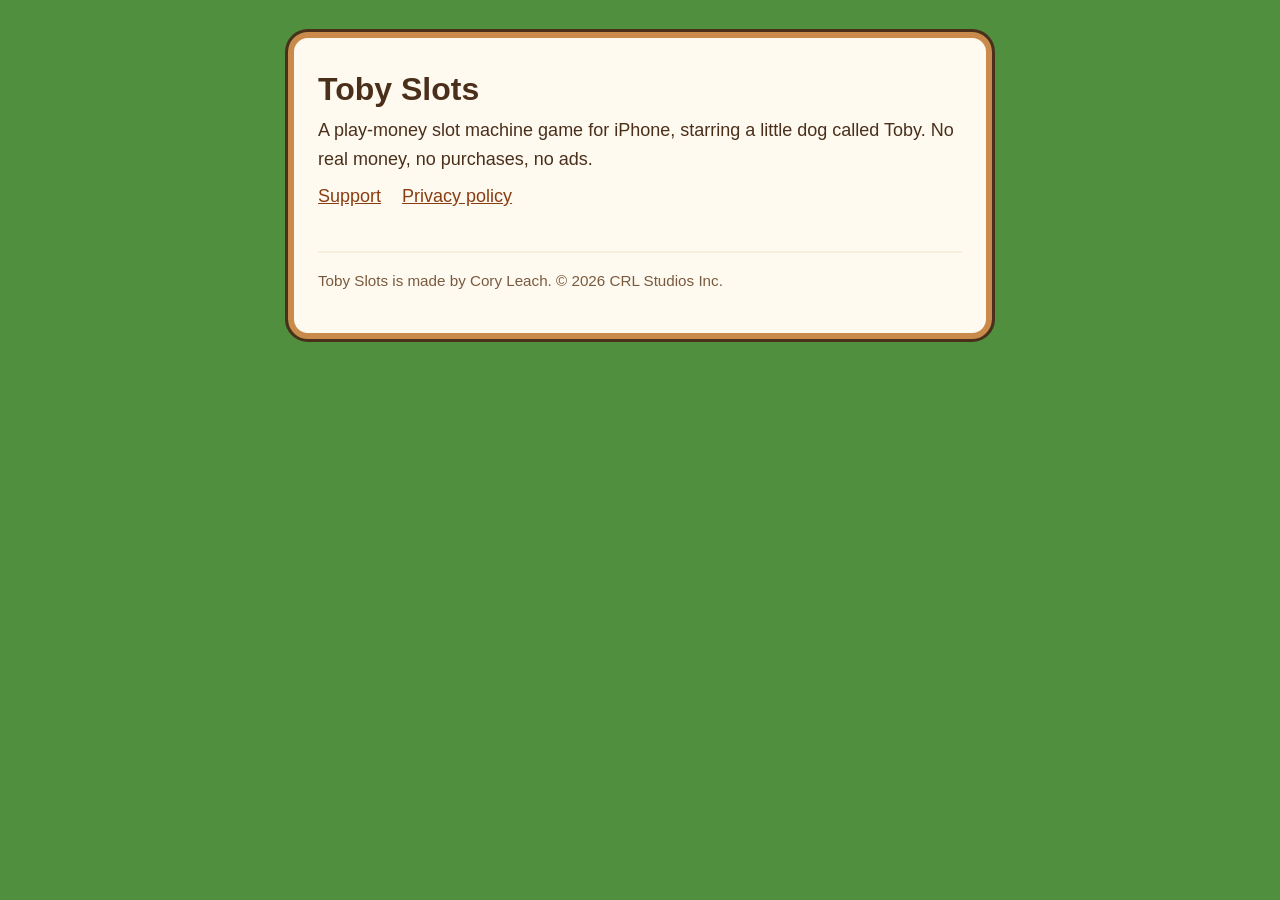
<file: index.html>
<!doctype html>
<html lang="en">
<head>
<meta charset="utf-8">
<meta name="viewport" content="width=device-width, initial-scale=1">
<title>Toby Slots</title>
<link rel="stylesheet" href="style.css">
</head>
<body>
<main>
  <h1>Toby Slots</h1>
  <p>A play-money slot machine game for iPhone, starring a little dog called Toby. No real money, no purchases, no ads.</p>
  <nav>
    <a href="support/">Support</a>
    <a href="privacy/">Privacy policy</a>
  </nav>
  <footer>Toby Slots is made by Cory Leach. &copy; 2026 CRL Studios Inc.</footer>
</main>
</body>
</html>
</file>
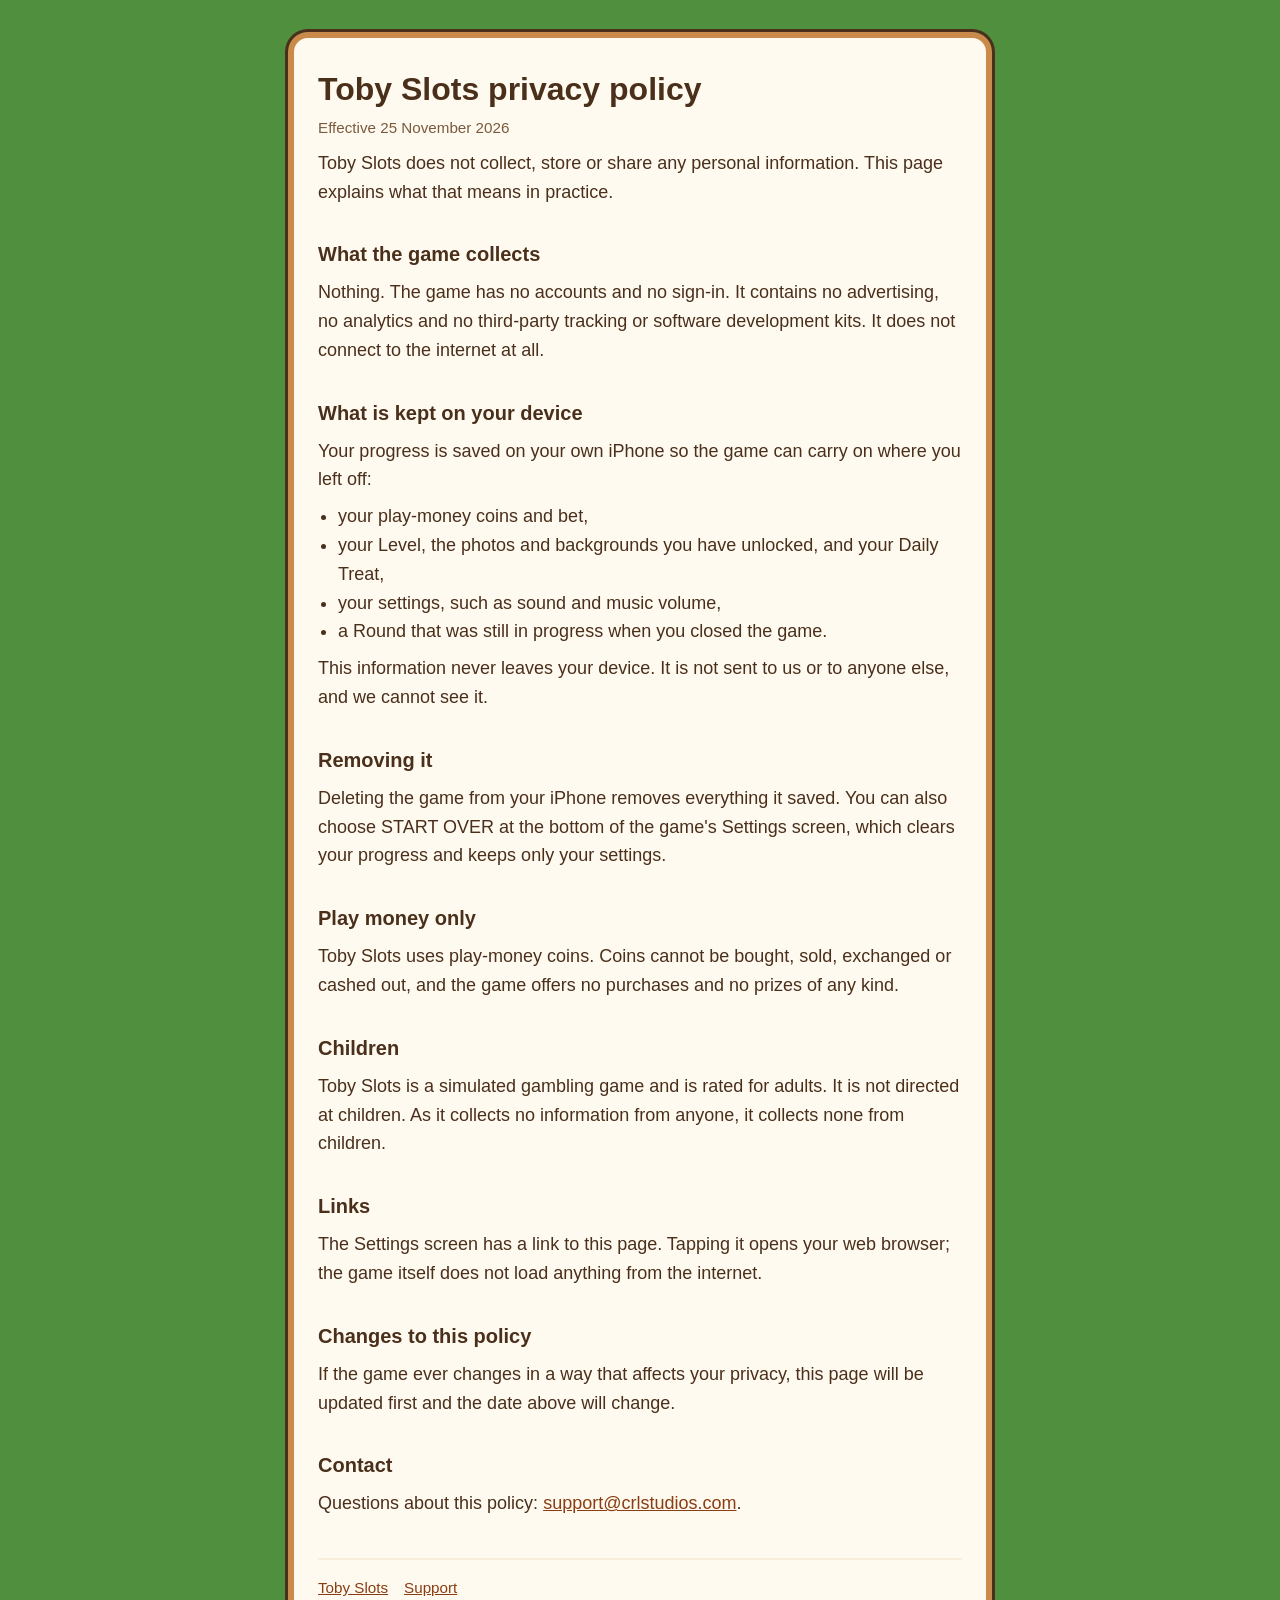
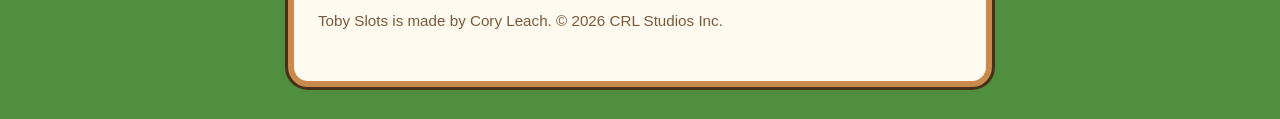
<file: privacy/index.html>
<!doctype html>
<html lang="en">
<head>
<meta charset="utf-8">
<meta name="viewport" content="width=device-width, initial-scale=1">
<title>Toby Slots: Privacy policy</title>
<link rel="stylesheet" href="../style.css">
</head>
<body>
<main>
  <h1>Toby Slots privacy policy</h1>
  <p class="date">Effective 25 November 2026</p>

  <p>Toby Slots does not collect, store or share any personal information. This page explains what that means in practice.</p>

  <h2>What the game collects</h2>
  <p>Nothing. The game has no accounts and no sign-in. It contains no advertising, no analytics and no third-party tracking or software development kits. It does not connect to the internet at all.</p>

  <h2>What is kept on your device</h2>
  <p>Your progress is saved on your own iPhone so the game can carry on where you left off:</p>
  <ul>
    <li>your play-money coins and bet,</li>
    <li>your Level, the photos and backgrounds you have unlocked, and your Daily Treat,</li>
    <li>your settings, such as sound and music volume,</li>
    <li>a Round that was still in progress when you closed the game.</li>
  </ul>
  <p>This information never leaves your device. It is not sent to us or to anyone else, and we cannot see it.</p>

  <h2>Removing it</h2>
  <p>Deleting the game from your iPhone removes everything it saved. You can also choose START OVER at the bottom of the game's Settings screen, which clears your progress and keeps only your settings.</p>

  <h2>Play money only</h2>
  <p>Toby Slots uses play-money coins. Coins cannot be bought, sold, exchanged or cashed out, and the game offers no purchases and no prizes of any kind.</p>

  <h2>Children</h2>
  <p>Toby Slots is a simulated gambling game and is rated for adults. It is not directed at children. As it collects no information from anyone, it collects none from children.</p>

  <h2>Links</h2>
  <p>The Settings screen has a link to this page. Tapping it opens your web browser; the game itself does not load anything from the internet.</p>

  <h2>Changes to this policy</h2>
  <p>If the game ever changes in a way that affects your privacy, this page will be updated first and the date above will change.</p>

  <h2>Contact</h2>
  <p>Questions about this policy: <a href="mailto:support@crlstudios.com">support@crlstudios.com</a>.</p>

  <footer>
    <nav><a href="../">Toby Slots</a><a href="../support/">Support</a></nav>
    <p>Toby Slots is made by Cory Leach. &copy; 2026 CRL Studios Inc.</p>
  </footer>
</main>
</body>
</html>
</file>
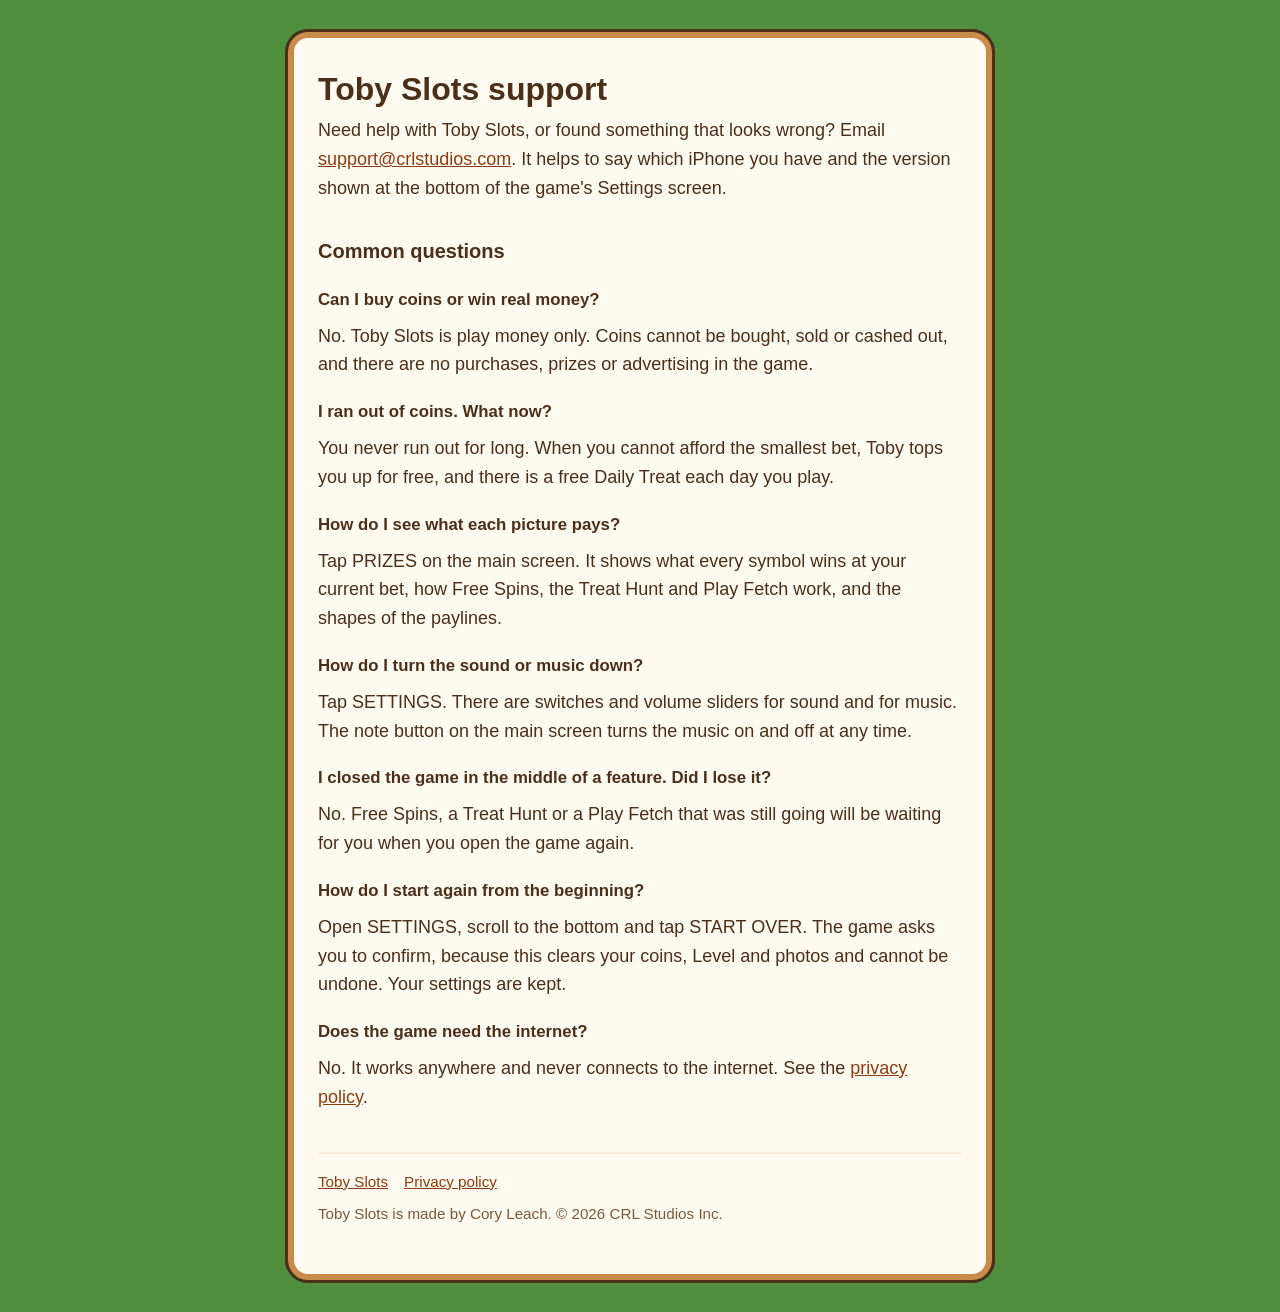
<file: support/index.html>
<!doctype html>
<html lang="en">
<head>
<meta charset="utf-8">
<meta name="viewport" content="width=device-width, initial-scale=1">
<title>Toby Slots: Support</title>
<link rel="stylesheet" href="../style.css">
</head>
<body>
<main>
  <h1>Toby Slots support</h1>
  <p>Need help with Toby Slots, or found something that looks wrong? Email <a href="mailto:support@crlstudios.com">support@crlstudios.com</a>. It helps to say which iPhone you have and the version shown at the bottom of the game's Settings screen.</p>

  <h2>Common questions</h2>

  <h3>Can I buy coins or win real money?</h3>
  <p>No. Toby Slots is play money only. Coins cannot be bought, sold or cashed out, and there are no purchases, prizes or advertising in the game.</p>

  <h3>I ran out of coins. What now?</h3>
  <p>You never run out for long. When you cannot afford the smallest bet, Toby tops you up for free, and there is a free Daily Treat each day you play.</p>

  <h3>How do I see what each picture pays?</h3>
  <p>Tap PRIZES on the main screen. It shows what every symbol wins at your current bet, how Free Spins, the Treat Hunt and Play Fetch work, and the shapes of the paylines.</p>

  <h3>How do I turn the sound or music down?</h3>
  <p>Tap SETTINGS. There are switches and volume sliders for sound and for music. The note button on the main screen turns the music on and off at any time.</p>

  <h3>I closed the game in the middle of a feature. Did I lose it?</h3>
  <p>No. Free Spins, a Treat Hunt or a Play Fetch that was still going will be waiting for you when you open the game again.</p>

  <h3>How do I start again from the beginning?</h3>
  <p>Open SETTINGS, scroll to the bottom and tap START OVER. The game asks you to confirm, because this clears your coins, Level and photos and cannot be undone. Your settings are kept.</p>

  <h3>Does the game need the internet?</h3>
  <p>No. It works anywhere and never connects to the internet. See the <a href="../privacy/">privacy policy</a>.</p>

  <footer>
    <nav><a href="../">Toby Slots</a><a href="../privacy/">Privacy policy</a></nav>
    <p>Toby Slots is made by Cory Leach. &copy; 2026 CRL Studios Inc.</p>
  </footer>
</main>
</body>
</html>
</file>
<file: style.css>
:root {
  --ink: #4a2f1b;
  --soft: #7a5a3e;
  --paper: #f7efdc;
  --board: #fffaf0;
  --rim: #c98a4b;
  --grass: #4f8f3d;
}
* { box-sizing: border-box; }
body {
  margin: 0;
  background: var(--grass);
  color: var(--ink);
  font: 18px/1.6 -apple-system, BlinkMacSystemFont, "Segoe UI", Roboto, Helvetica, Arial, sans-serif;
}
main {
  max-width: 44rem;
  margin: 2rem auto;
  padding: 2rem 1.5rem 2.5rem;
  background: var(--board);
  border: 6px solid var(--rim);
  border-radius: 20px;
  outline: 3px solid var(--ink);
}
@media (max-width: 46rem) { main { margin: 1rem; padding: 1.25rem 1rem 1.75rem; } }
h1 { font-size: 2rem; line-height: 1.2; margin: 0 0 0.25rem; }
h2 { font-size: 1.25rem; margin: 2rem 0 0.25rem; }
h3 { font-size: 1.05rem; margin: 1.25rem 0 0.1rem; }
p, ul { margin: 0.5rem 0; }
ul { padding-left: 1.25rem; }
a { color: #8a3d12; }
.date, footer { color: var(--soft); font-size: 0.95rem; }
footer { margin-top: 2.5rem; padding-top: 1rem; border-top: 2px solid var(--paper); }
nav a { margin-right: 1rem; }
</file>
